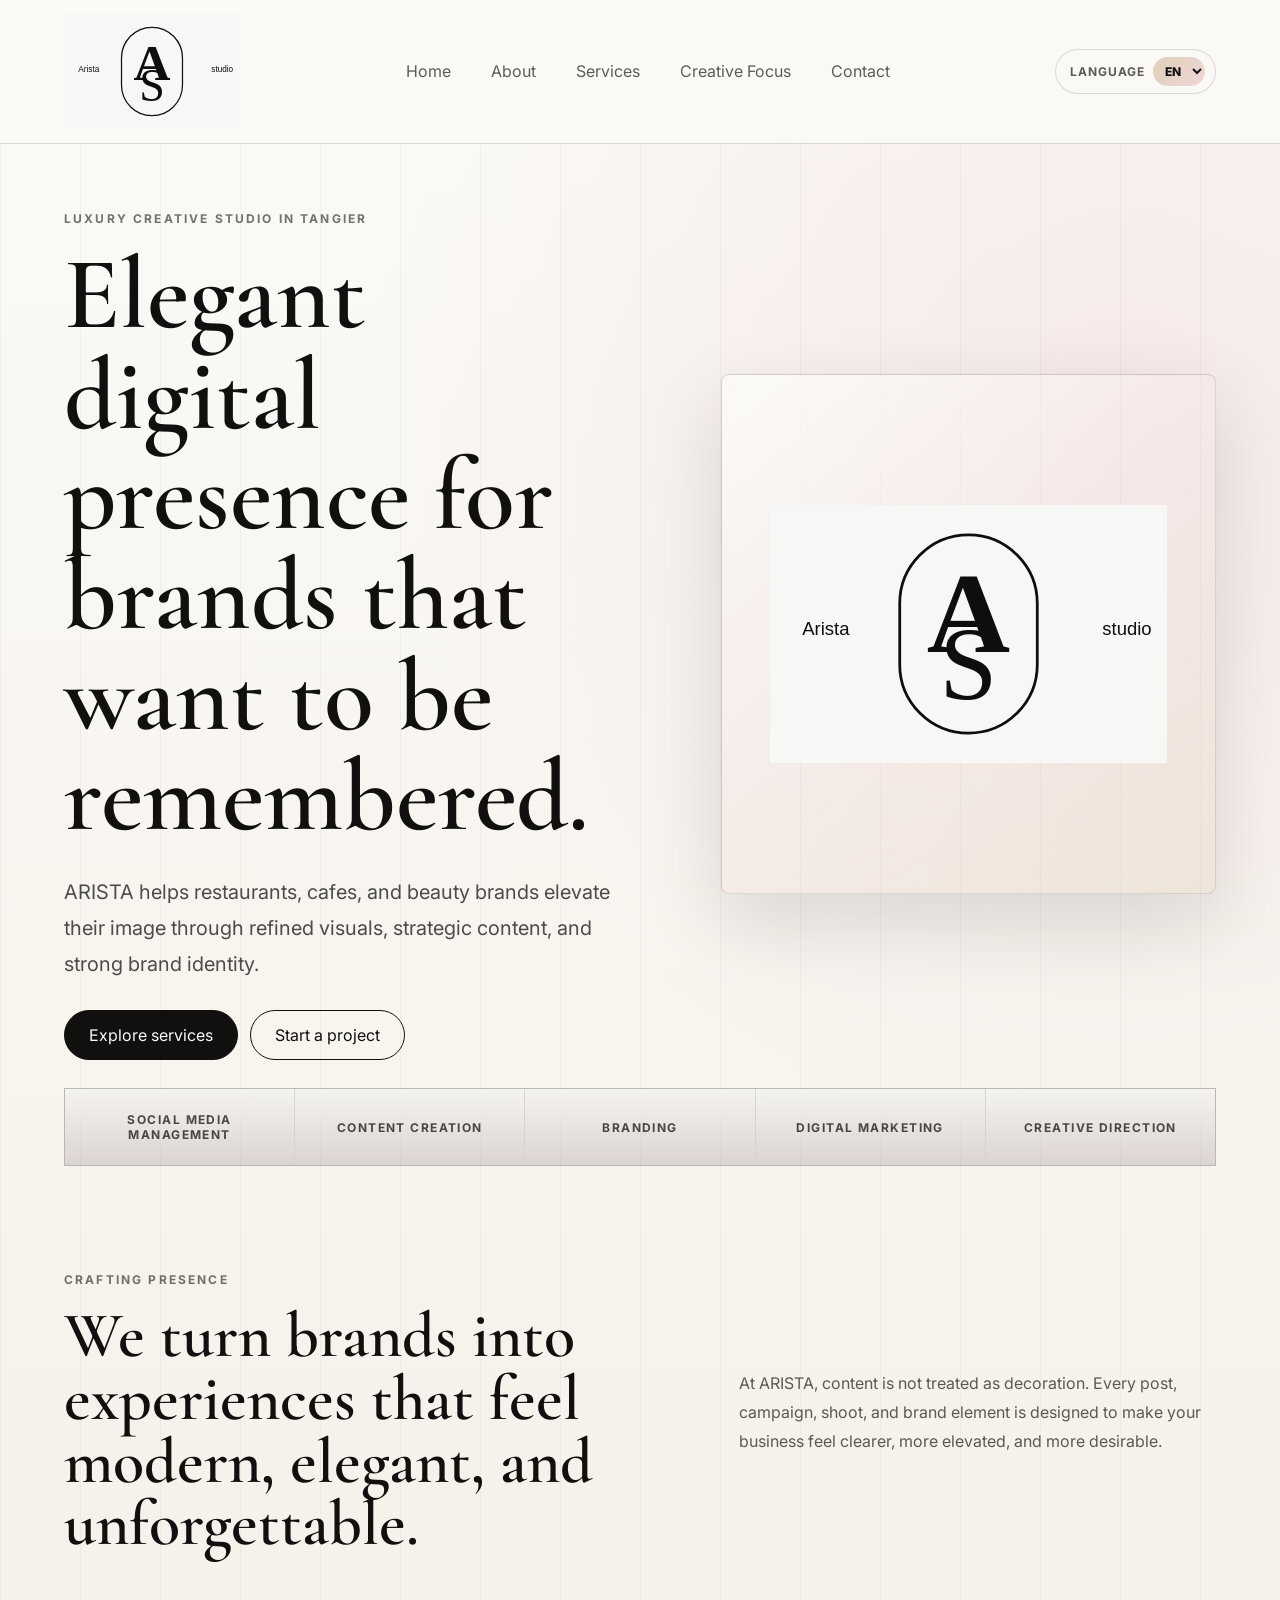
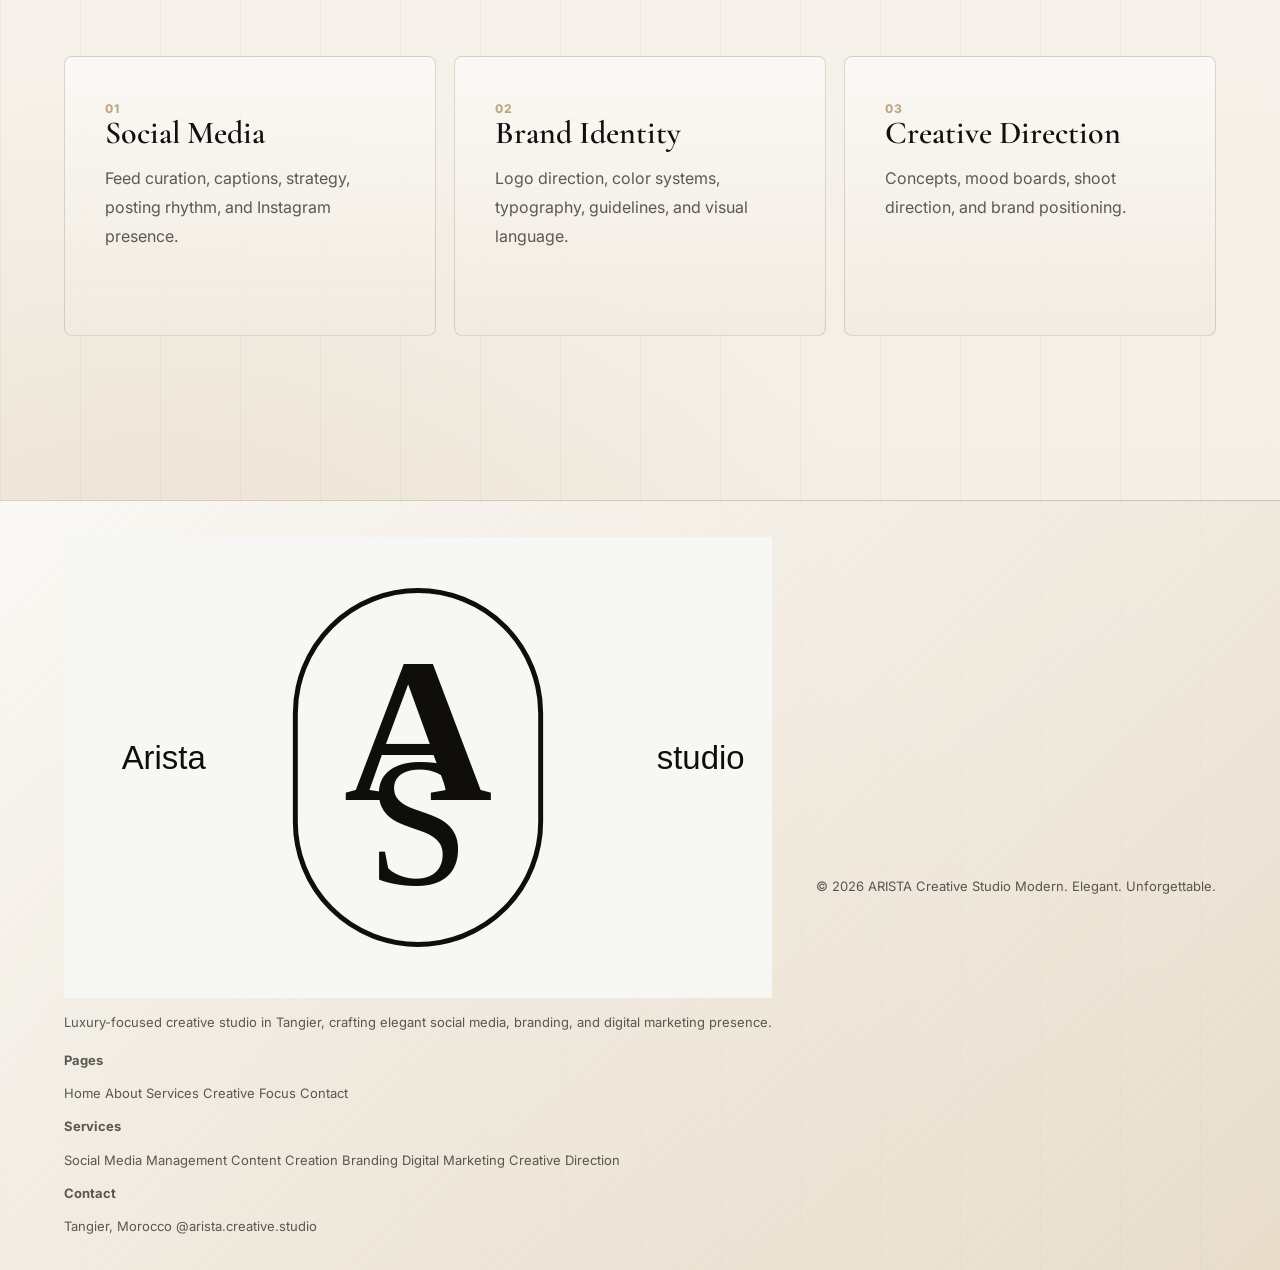
<file: index.html>
<!DOCTYPE html>
<html lang="en">
<head>
  <meta charset="UTF-8">
  <meta name="viewport" content="width=device-width, initial-scale=1.0">
  <title>ARISTA Creative Studio | Tangier</title>
  <meta name="description" content="ARISTA is a luxury-focused creative studio based in Tangier.">

  <!-- Google Tag Manager -->
  <script>(function(w,d,s,l,i){w[l]=w[l]||[];w[l].push({'gtm.start':
  new Date().getTime(),event:'gtm.js'});var f=d.getElementsByTagName(s)[0],
  j=d.createElement(s),dl=l!='dataLayer'?'&l='+l:'';j.async=true;j.src=
  'https://www.googletagmanager.com/gtm.js?id='+i+dl;f.parentNode.insertBefore(j,f);
  })(window,document,'script','dataLayer','GTM-T8ST8JNS');</script>
  <!-- End Google Tag Manager -->

  <!-- Google tag (gtag.js) -->
<script async src="https://www.googletagmanager.com/gtag/js?id=G-62ZRG7E1DP"></script>
<script>
  window.dataLayer = window.dataLayer || [];
  function gtag(){dataLayer.push(arguments);}
  gtag('js', new Date());

  gtag('config', 'G-62ZRG7E1DP');
</script>

  <link rel="preconnect" href="https://fonts.googleapis.com">
  <link rel="preconnect" href="https://fonts.gstatic.com" crossorigin>
  <link href="https://fonts.googleapis.com/css2?family=Cormorant+Garamond:wght@500;600;700&family=Inter:wght@400;500;600;700&display=swap" rel="stylesheet">
  <link rel="stylesheet" href="styles.css">
</head>

<body>
  <!-- Google Tag Manager (noscript) -->
  <noscript><iframe src="https://www.googletagmanager.com/ns.html?id=GTM-T8ST8JNS"
  height="0" width="0" style="display:none;visibility:hidden"></iframe></noscript>
  <!-- End Google Tag Manager (noscript) -->

  <header class="site-header">
    <a class="brand" href="index.html">
      <img src="assets/arista-logo.svg" alt="ARISTA Studio logo">
    </a>

    <nav class="site-nav">
      <a href="index.html" data-i18n="navHome">Home</a>
      <a href="about.html" data-i18n="navAbout">About</a>
      <a href="services.html" data-i18n="navServices">Services</a>
      <a href="work.html" data-i18n="navWork">Creative Focus</a>
      <a href="contact.html" data-i18n="navContact">Contact</a>
    </nav>

    <div class="header-tools">
      <label class="language-switcher" for="language-select">
        <span data-i18n="languageLabel">Language</span>
        <select id="language-select">
          <option value="en">EN</option>
          <option value="fr">FR</option>
          <option value="es">ES</option>
        </select>
      </label>
    </div>
  </header>

  <main>
    <section class="hero">
      <div class="hero-copy">
        <p class="eyebrow" data-i18n="heroEyebrow">Luxury creative studio in Tangier</p>
        <h1 data-i18n="heroTitle">Elegant digital presence for brands that want to be remembered.</h1>
        <p class="lead" data-i18n="heroLead">
          ARISTA helps restaurants, cafes, and beauty brands elevate their image through refined visuals,
          strategic content, and strong brand identity.
        </p>

        <div class="actions">
          <a class="button button-dark" href="services.html" data-i18n="heroServices">Explore services</a>
          <a class="button button-light" href="contact.html" data-i18n="heroProject">Start a project</a>
        </div>
      </div>

      <div class="hero-logo-panel">
        <img src="assets/arista-logo.svg" alt="">
      </div>
    </section>

    <section class="marquee">
      <span data-i18n="serviceSocial">Social Media Management</span>
      <span data-i18n="serviceContent">Content Creation</span>
      <span data-i18n="serviceBranding">Branding</span>
      <span data-i18n="serviceMarketing">Digital Marketing</span>
      <span data-i18n="serviceDirection">Creative Direction</span>
    </section>

    <section class="split-section">
      <div>
        <p class="eyebrow" data-i18n="presenceEyebrow">Crafting presence</p>
        <h2 data-i18n="presenceTitle">We turn brands into experiences that feel modern, elegant, and unforgettable.</h2>
      </div>

      <div class="stacked-copy">
        <p data-i18n="presenceText">
          At ARISTA, content is not treated as decoration. Every post, campaign, shoot,
          and brand element is designed to make your business feel clearer, more elevated,
          and more desirable.
        </p>
      </div>
    </section>

    <section class="preview-grid">
      <article>
        <span>01</span>
        <h3 data-i18n="cardSocialTitle">Social Media</h3>
        <p data-i18n="cardSocialText">Feed curation, captions, strategy, posting rhythm, and Instagram presence.</p>
      </article>

      <article>
        <span>02</span>
        <h3 data-i18n="cardBrandTitle">Brand Identity</h3>
        <p data-i18n="cardBrandText">Logo direction, color systems, typography, guidelines, and visual language.</p>
      </article>

      <article>
        <span>03</span>
        <h3 data-i18n="cardDirectionTitle">Creative Direction</h3>
        <p data-i18n="cardDirectionText">Concepts, mood boards, shoot direction, and brand positioning.</p>
      </article>
    </section>
  </main>

  <footer class="site-footer">
    <div class="footer-grid">
      <div class="footer-brand">
        <img src="assets/arista-logo.svg" alt="ARISTA Studio logo">
        <p data-i18n="footerText">
          Luxury-focused creative studio in Tangier, crafting elegant social media,
          branding, and digital marketing presence.
        </p>
      </div>

      <div class="footer-column">
        <h4 data-i18n="footerPages">Pages</h4>
        <a href="index.html" data-i18n="navHome">Home</a>
        <a href="about.html" data-i18n="navAbout">About</a>
        <a href="services.html" data-i18n="navServices">Services</a>
        <a href="work.html" data-i18n="navWork">Creative Focus</a>
        <a href="contact.html" data-i18n="navContact">Contact</a>
      </div>

      <div class="footer-column">
        <h4 data-i18n="footerServices">Services</h4>
        <span data-i18n="serviceSocial">Social Media Management</span>
        <span data-i18n="serviceContent">Content Creation</span>
        <span data-i18n="serviceBranding">Branding</span>
        <span data-i18n="serviceMarketing">Digital Marketing</span>
        <span data-i18n="serviceDirection">Creative Direction</span>
      </div>

      <div class="footer-column">
        <h4 data-i18n="footerContact">Contact</h4>
        <span>Tangier, Morocco</span>
        <a href="https://www.instagram.com/arista.creative.studio?utm_source=ig_web_button_share_sheet&igsh=ZDNlZDc0MzIxNw==" target="_blank" rel="noreferrer">
          @arista.creative.studio
        </a>
      </div>
    </div>

    <div class="footer-bottom">
      <span>&copy; 2026 ARISTA Creative Studio</span>
      <span data-i18n="footerTagline">Modern. Elegant. Unforgettable.</span>
    </div>
  </footer>

  <script src="script.js"></script>
</body>
</html>
</file>
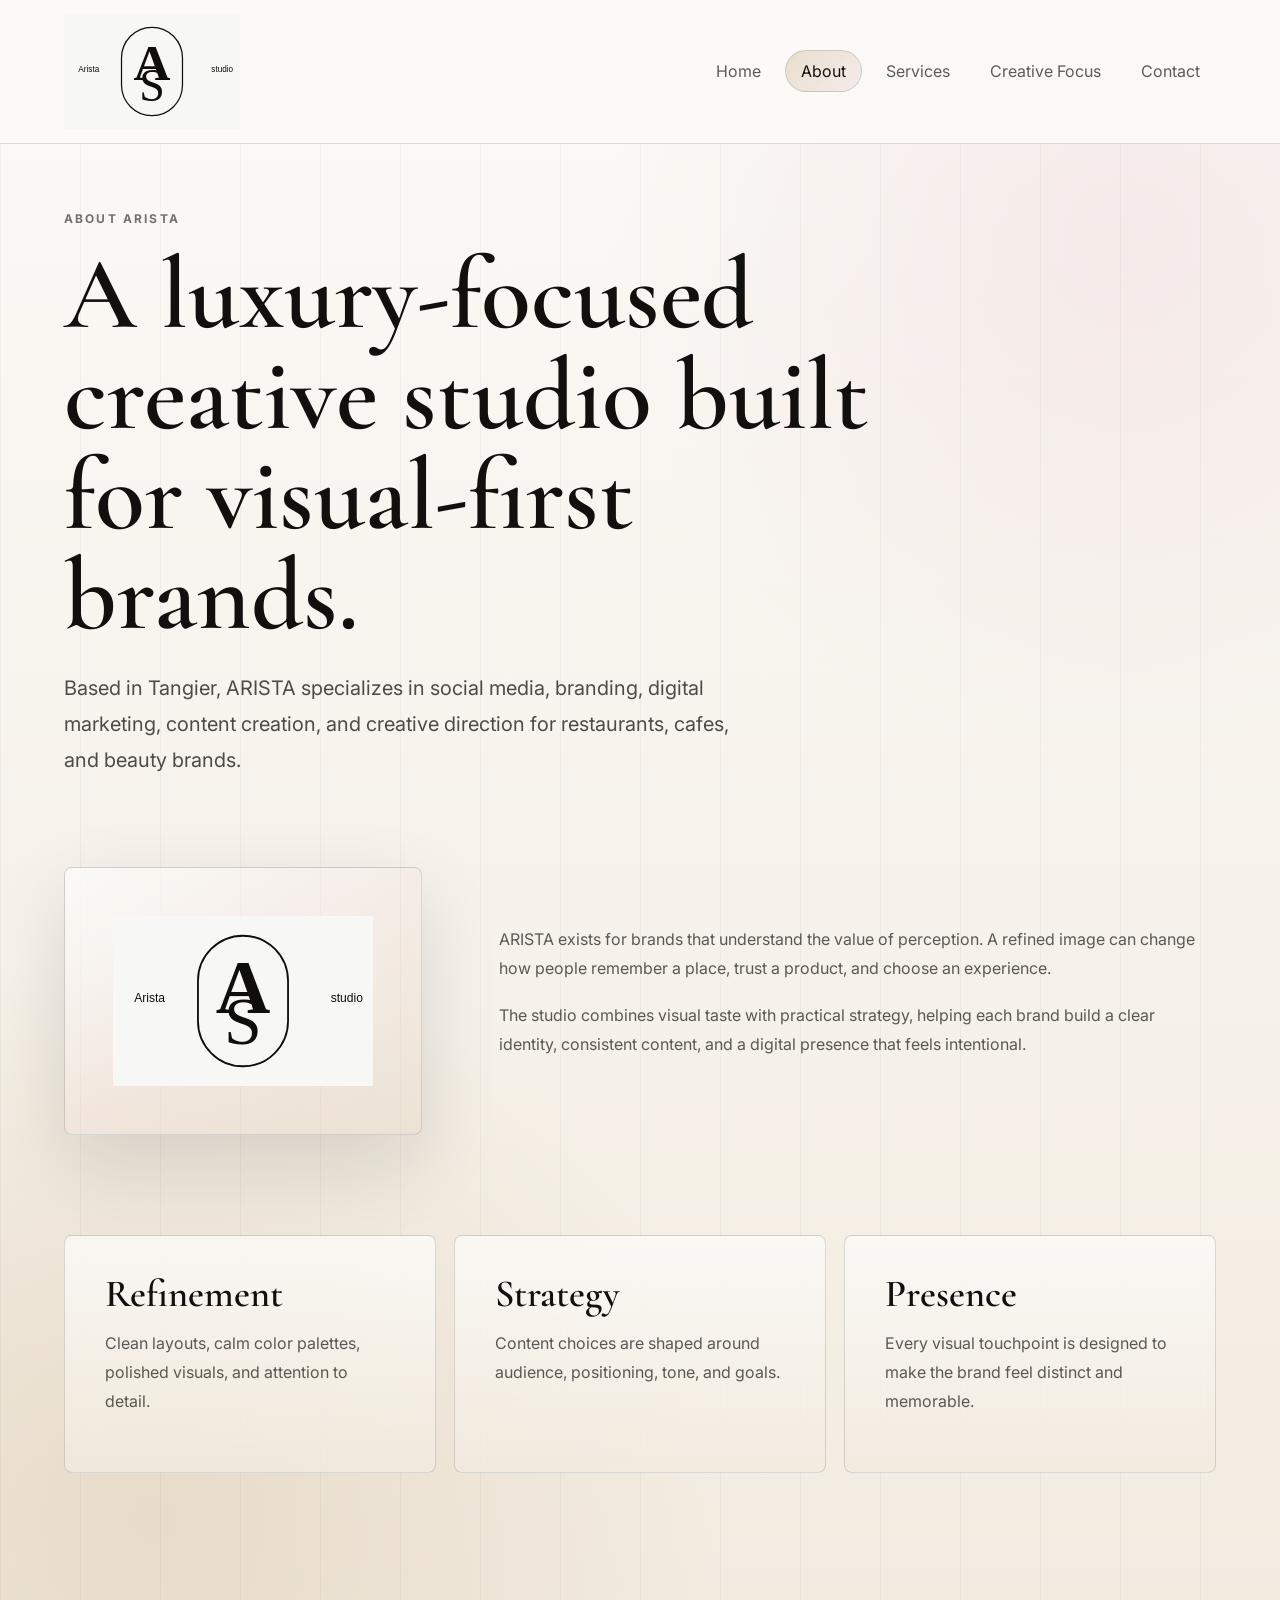
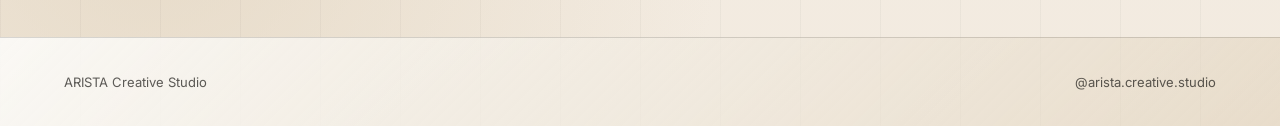
<file: about.html>
<!DOCTYPE html>
<html lang="en">
<head>
  <meta charset="UTF-8">
  <meta name="viewport" content="width=device-width, initial-scale=1.0">
  <title>About | ARISTA Creative Studio</title>

  <!-- Google Tag Manager -->
  <script>(function(w,d,s,l,i){w[l]=w[l]||[];w[l].push({'gtm.start':
  new Date().getTime(),event:'gtm.js'});var f=d.getElementsByTagName(s)[0],
  j=d.createElement(s),dl=l!='dataLayer'?'&l='+l:'';j.async=true;j.src=
  'https://www.googletagmanager.com/gtm.js?id='+i+dl;f.parentNode.insertBefore(j,f);
  })(window,document,'script','dataLayer','GTM-T8ST8JNS');</script>
  <!-- End Google Tag Manager -->

<!-- Google tag (gtag.js) -->
<script async src="https://www.googletagmanager.com/gtag/js?id=G-62ZRG7E1DP"></script>
<script>
  window.dataLayer = window.dataLayer || [];
  function gtag(){dataLayer.push(arguments);}
  gtag('js', new Date());

  gtag('config', 'G-62ZRG7E1DP');
</script>

  <link rel="preconnect" href="https://fonts.googleapis.com">
  <link rel="preconnect" href="https://fonts.gstatic.com" crossorigin>
  <link href="https://fonts.googleapis.com/css2?family=Cormorant+Garamond:wght@500;600;700&family=Inter:wght@400;500;600;700&display=swap" rel="stylesheet">
  <link rel="stylesheet" href="styles.css">
</head>
<body data-current="about">

  <!-- Google Tag Manager (noscript) -->
  <noscript><iframe src="https://www.googletagmanager.com/ns.html?id=GTM-T8ST8JNS"
  height="0" width="0" style="display:none;visibility:hidden"></iframe></noscript>
  <!-- End Google Tag Manager (noscript) -->

  <header class="site-header">
    <a class="brand" href="index.html" aria-label="ARISTA home">
      <img src="assets/arista-logo.svg" alt="ARISTA Studio logo">
    </a>

    <button class="menu-toggle" type="button" aria-label="Open navigation" aria-expanded="false" aria-controls="site-navigation">
      <span></span>
      <span></span>
    </button>

    <nav class="site-nav" id="site-navigation" aria-label="Main navigation">
      <a href="index.html" data-nav="home">Home</a>
      <a href="about.html" data-nav="about">About</a>
      <a href="services.html" data-nav="services">Services</a>
      <a href="work.html" data-nav="work">Creative Focus</a>
      <a href="contact.html" data-nav="contact">Contact</a>
    </nav>
  </header>

  <main>
    <section class="page-hero">
      <p class="eyebrow">About ARISTA</p>
      <h1>A luxury-focused creative studio built for visual-first brands.</h1>
      <p class="lead">
        Based in Tangier, ARISTA specializes in social media, branding, digital marketing,
        content creation, and creative direction for restaurants, cafes, and beauty brands.
      </p>
    </section>

    <section class="about-layout">
      <div class="logo-showcase">
        <img src="assets/arista-logo.svg" alt="ARISTA Studio logo">
      </div>
      <div class="about-copy">
        <p>
          ARISTA exists for brands that understand the value of perception. A refined image
          can change how people remember a place, trust a product, and choose an experience.
        </p>
        <p>
          The studio combines visual taste with practical strategy, helping each brand build
          a clear identity, consistent content, and a digital presence that feels intentional.
        </p>
      </div>
    </section>

    <section class="values-grid">
      <article>
        <h2>Refinement</h2>
        <p>Clean layouts, calm color palettes, polished visuals, and attention to detail.</p>
      </article>
      <article>
        <h2>Strategy</h2>
        <p>Content choices are shaped around audience, positioning, tone, and goals.</p>
      </article>
      <article>
        <h2>Presence</h2>
        <p>Every visual touchpoint is designed to make the brand feel distinct and memorable.</p>
      </article>
    </section>
  </main>

  <footer class="site-footer">
    <span>ARISTA Creative Studio</span>
    <a href="https://www.instagram.com/arista.creative.studio?utm_source=ig_web_button_share_sheet&igsh=ZDNlZDc0MzIxNw==" target="_blank" rel="noreferrer">@arista.creative.studio</a>
  </footer>

  <script src="script.js"></script>
</body>
</html>
</file>
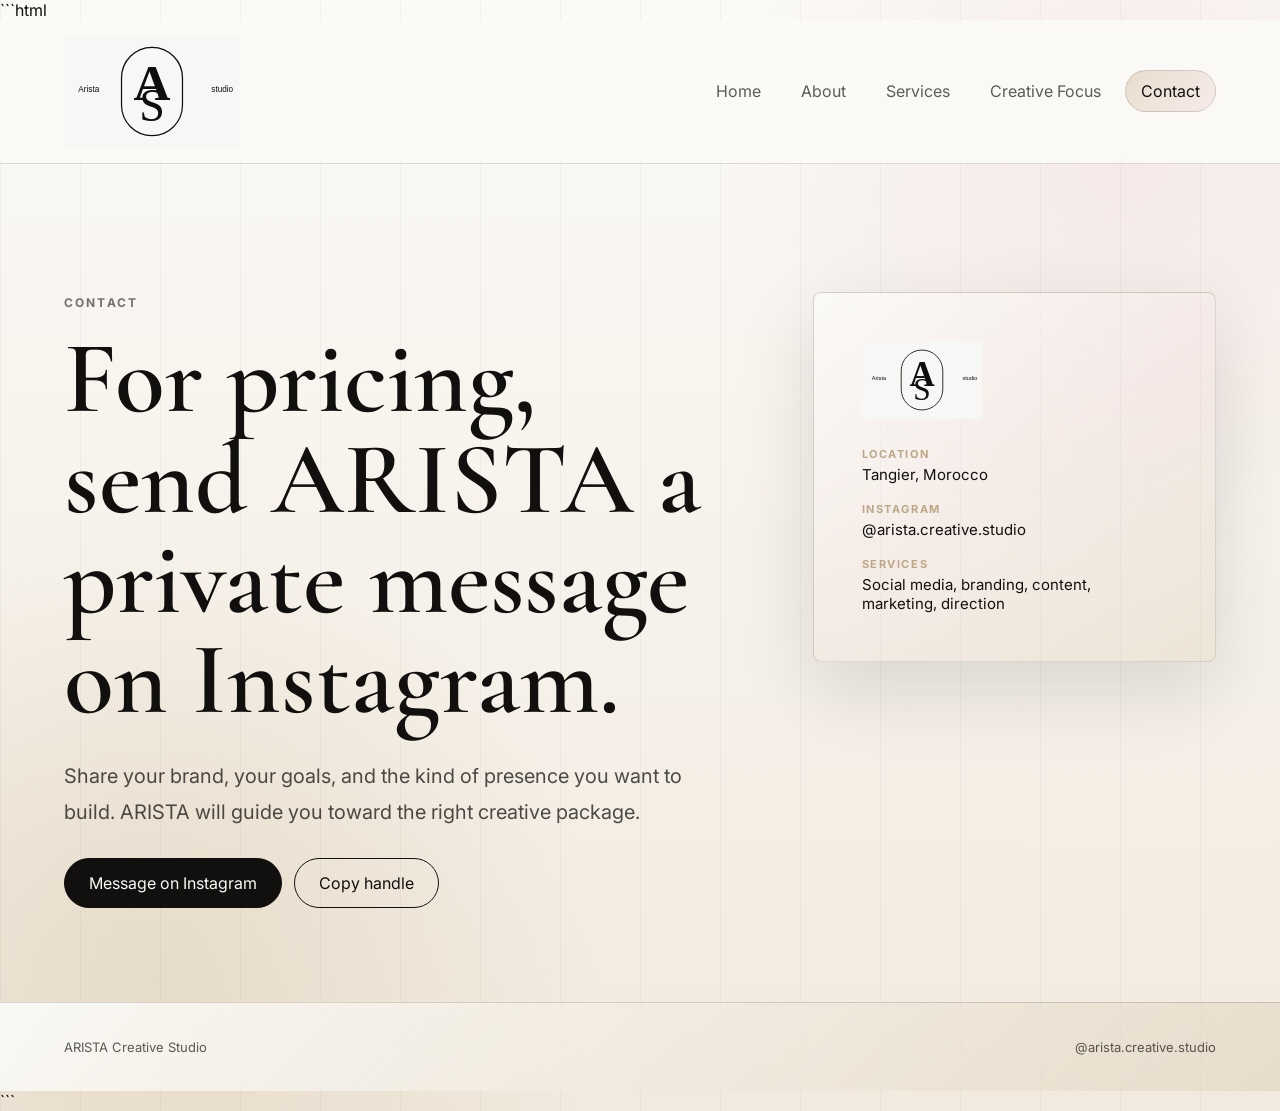
<file: contact.html>
```html
<!DOCTYPE html>
<html lang="en">
<head>
  <meta charset="UTF-8">
  <meta name="viewport" content="width=device-width, initial-scale=1.0">
  <title>Contact | ARISTA Creative Studio</title>

  <!-- Google Tag Manager -->
  <script>(function(w,d,s,l,i){w[l]=w[l]||[];w[l].push({'gtm.start':
  new Date().getTime(),event:'gtm.js'});var f=d.getElementsByTagName(s)[0],
  j=d.createElement(s),dl=l!='dataLayer'?'&l='+l:'';j.async=true;j.src=
  'https://www.googletagmanager.com/gtm.js?id='+i+dl;f.parentNode.insertBefore(j,f);
  })(window,document,'script','dataLayer','GTM-T8ST8JNS');</script>
  <!-- End Google Tag Manager -->

  <!-- Google tag (gtag.js) -->
<script async src="https://www.googletagmanager.com/gtag/js?id=G-62ZRG7E1DP"></script>
<script>
  window.dataLayer = window.dataLayer || [];
  function gtag(){dataLayer.push(arguments);}
  gtag('js', new Date());

  gtag('config', 'G-62ZRG7E1DP');
</script>

  <link rel="preconnect" href="https://fonts.googleapis.com">
  <link rel="preconnect" href="https://fonts.gstatic.com" crossorigin>
  <link href="https://fonts.googleapis.com/css2?family=Cormorant+Garamond:wght@500;600;700&family=Inter:wght@400;500;600;700&display=swap" rel="stylesheet">
  <link rel="stylesheet" href="styles.css">
</head>
<body data-current="contact">

  <!-- Google Tag Manager (noscript) -->
  <noscript><iframe src="https://www.googletagmanager.com/ns.html?id=GTM-T8ST8JNS"
  height="0" width="0" style="display:none;visibility:hidden"></iframe></noscript>
  <!-- End Google Tag Manager (noscript) -->

  <header class="site-header">
    <a class="brand" href="index.html" aria-label="ARISTA home">
      <img src="assets/arista-logo.svg" alt="ARISTA Studio logo">
    </a>

    <button class="menu-toggle" type="button" aria-label="Open navigation" aria-expanded="false" aria-controls="site-navigation">
      <span></span>
      <span></span>
    </button>

    <nav class="site-nav" id="site-navigation" aria-label="Main navigation">
      <a href="index.html" data-nav="home">Home</a>
      <a href="about.html" data-nav="about">About</a>
      <a href="services.html" data-nav="services">Services</a>
      <a href="work.html" data-nav="work">Creative Focus</a>
      <a href="contact.html" data-nav="contact">Contact</a>
    </nav>
  </header>

  <main>
    <section class="contact-hero">
      <div>
        <p class="eyebrow">Contact</p>
        <h1>For pricing, send ARISTA a private message on Instagram.</h1>
        <p class="lead">
          Share your brand, your goals, and the kind of presence you want to build.
          ARISTA will guide you toward the right creative package.
        </p>
        <div class="actions">
          <a class="button button-dark" href="https://www.instagram.com/arista.creative.studio?utm_source=ig_web_button_share_sheet&igsh=ZDNlZDc0MzIxNw==" target="_blank" rel="noreferrer">Message on Instagram</a>
          <button class="button button-light" type="button" data-copy="@arista.creative.studio">Copy handle</button>
        </div>
        <p class="copy-status" aria-live="polite"></p>
      </div>

      <aside class="contact-card">
        <img src="assets/arista-logo.svg" alt="ARISTA Studio logo">
        <dl>
          <div>
            <dt>Location</dt>
            <dd>Tangier, Morocco</dd>
          </div>
          <div>
            <dt>Instagram</dt>
            <dd>@arista.creative.studio</dd>
          </div>
          <div>
            <dt>Services</dt>
            <dd>Social media, branding, content, marketing, direction</dd>
          </div>
        </dl>
      </aside>
    </section>
  </main>

  <footer class="site-footer">
    <span>ARISTA Creative Studio</span>
    <a href="https://www.instagram.com/arista.creative.studio?utm_source=ig_web_button_share_sheet&igsh=ZDNlZDc0MzIxNw==" target="_blank" rel="noreferrer">@arista.creative.studio</a>
  </footer>

  <script src="script.js"></script>
</body>
</html>
```
</file>
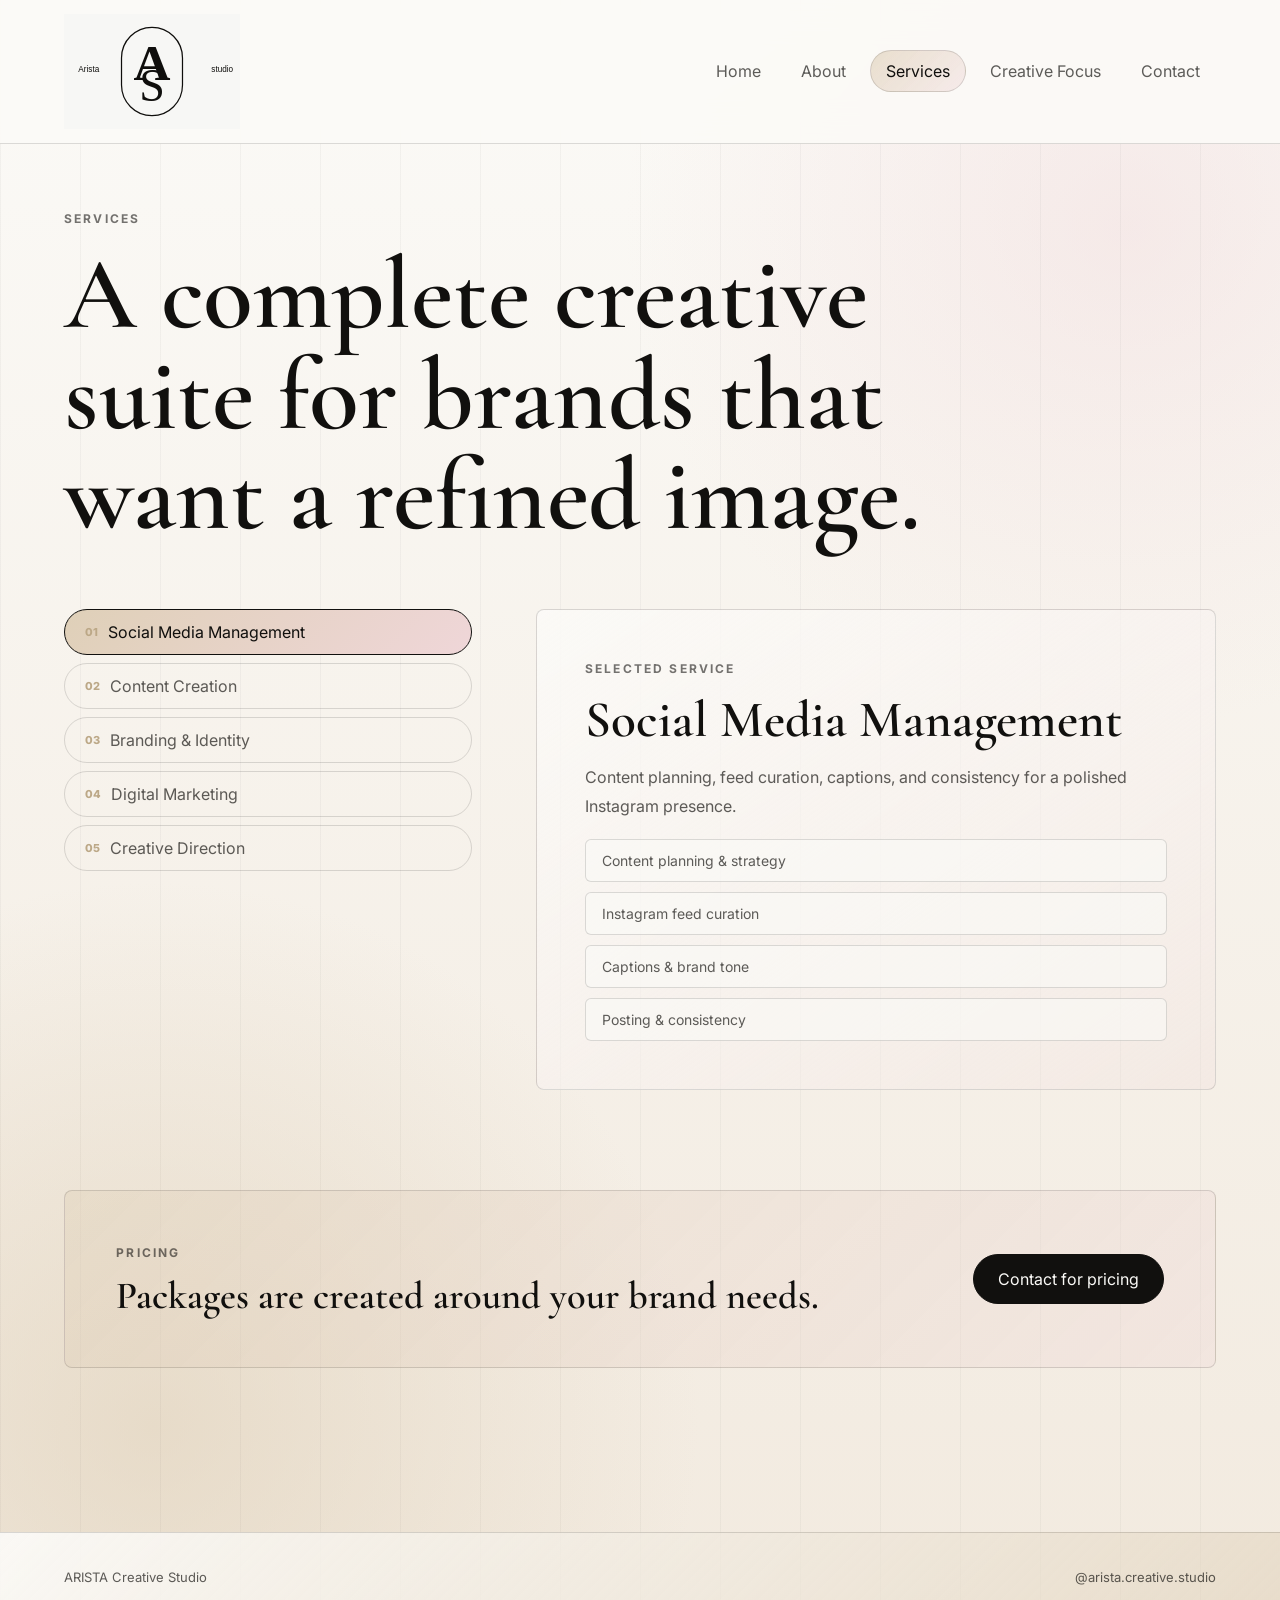
<file: services.html>
<!DOCTYPE html>
<html lang="en">
<head>
  <meta charset="UTF-8">
  <meta name="viewport" content="width=device-width, initial-scale=1.0">
  <title>Services | ARISTA Creative Studio</title>

  <!-- Google Tag Manager -->
  <script>(function(w,d,s,l,i){w[l]=w[l]||[];w[l].push({'gtm.start':
  new Date().getTime(),event:'gtm.js'});var f=d.getElementsByTagName(s)[0],
  j=d.createElement(s),dl=l!='dataLayer'?'&l='+l:'';j.async=true;j.src=
  'https://www.googletagmanager.com/gtm.js?id='+i+dl;f.parentNode.insertBefore(j,f);
  })(window,document,'script','dataLayer','GTM-T8ST8JNS');</script>
  <!-- End Google Tag Manager -->

  <!-- Google tag (gtag.js) -->
<script async src="https://www.googletagmanager.com/gtag/js?id=G-62ZRG7E1DP"></script>
<script>
  window.dataLayer = window.dataLayer || [];
  function gtag(){dataLayer.push(arguments);}
  gtag('js', new Date());

  gtag('config', 'G-62ZRG7E1DP');
</script>

  <link rel="preconnect" href="https://fonts.googleapis.com">
  <link rel="preconnect" href="https://fonts.gstatic.com" crossorigin>
  <link href="https://fonts.googleapis.com/css2?family=Cormorant+Garamond:wght@500;600;700&family=Inter:wght@400;500;600;700&display=swap" rel="stylesheet">
  <link rel="stylesheet" href="styles.css">
</head>
<body data-current="services">

  <!-- Google Tag Manager (noscript) -->
  <noscript><iframe src="https://www.googletagmanager.com/ns.html?id=GTM-T8ST8JNS"
  height="0" width="0" style="display:none;visibility:hidden"></iframe></noscript>
  <!-- End Google Tag Manager (noscript) -->

  <header class="site-header">
    <a class="brand" href="index.html" aria-label="ARISTA home">
      <img src="assets/arista-logo.svg" alt="ARISTA Studio logo">
    </a>

    <button class="menu-toggle" type="button" aria-label="Open navigation" aria-expanded="false" aria-controls="site-navigation">
      <span></span>
      <span></span>
    </button>

    <nav class="site-nav" id="site-navigation" aria-label="Main navigation">
      <a href="index.html" data-nav="home">Home</a>
      <a href="about.html" data-nav="about">About</a>
      <a href="services.html" data-nav="services">Services</a>
      <a href="work.html" data-nav="work">Creative Focus</a>
      <a href="contact.html" data-nav="contact">Contact</a>
    </nav>
  </header>

  <main>
    <section class="page-hero compact">
      <p class="eyebrow">Services</p>
      <h1>A complete creative suite for brands that want a refined image.</h1>
    </section>

    <section class="service-shell">
      <div class="service-tabs" role="tablist" aria-label="ARISTA services">
        <button class="service-tab active" type="button" data-service="social"><span>01</span> Social Media Management</button>
        <button class="service-tab" type="button" data-service="content"><span>02</span> Content Creation</button>
        <button class="service-tab" type="button" data-service="branding"><span>03</span> Branding & Identity</button>
        <button class="service-tab" type="button" data-service="marketing"><span>04</span> Digital Marketing</button>
        <button class="service-tab" type="button" data-service="direction"><span>05</span> Creative Direction</button>
      </div>

      <article class="service-detail" aria-live="polite">
        <p class="eyebrow">Selected service</p>
        <h2 id="service-title">Social Media Management</h2>
        <p id="service-description">
          Content planning, feed curation, captions, and consistency for a polished Instagram presence.
        </p>
        <ul id="service-points">
          <li>Content planning & strategy</li>
          <li>Instagram feed curation</li>
          <li>Captions & brand tone</li>
          <li>Posting & consistency</li>
        </ul>
      </article>
    </section>

    <section class="pricing-note">
      <div>
        <p class="eyebrow">Pricing</p>
        <h2>Packages are created around your brand needs.</h2>
      </div>
      <a class="button button-dark" href="contact.html">Contact for pricing</a>
    </section>
  </main>

  <footer class="site-footer">
    <span>ARISTA Creative Studio</span>
    <a href="https://www.instagram.com/arista.creative.studio?utm_source=ig_web_button_share_sheet&igsh=ZDNlZDc0MzIxNw==" target="_blank" rel="noreferrer">@arista.creative.studio</a>
  </footer>

  <script src="script.js"></script>
</body>
</html>
</html>
</file>
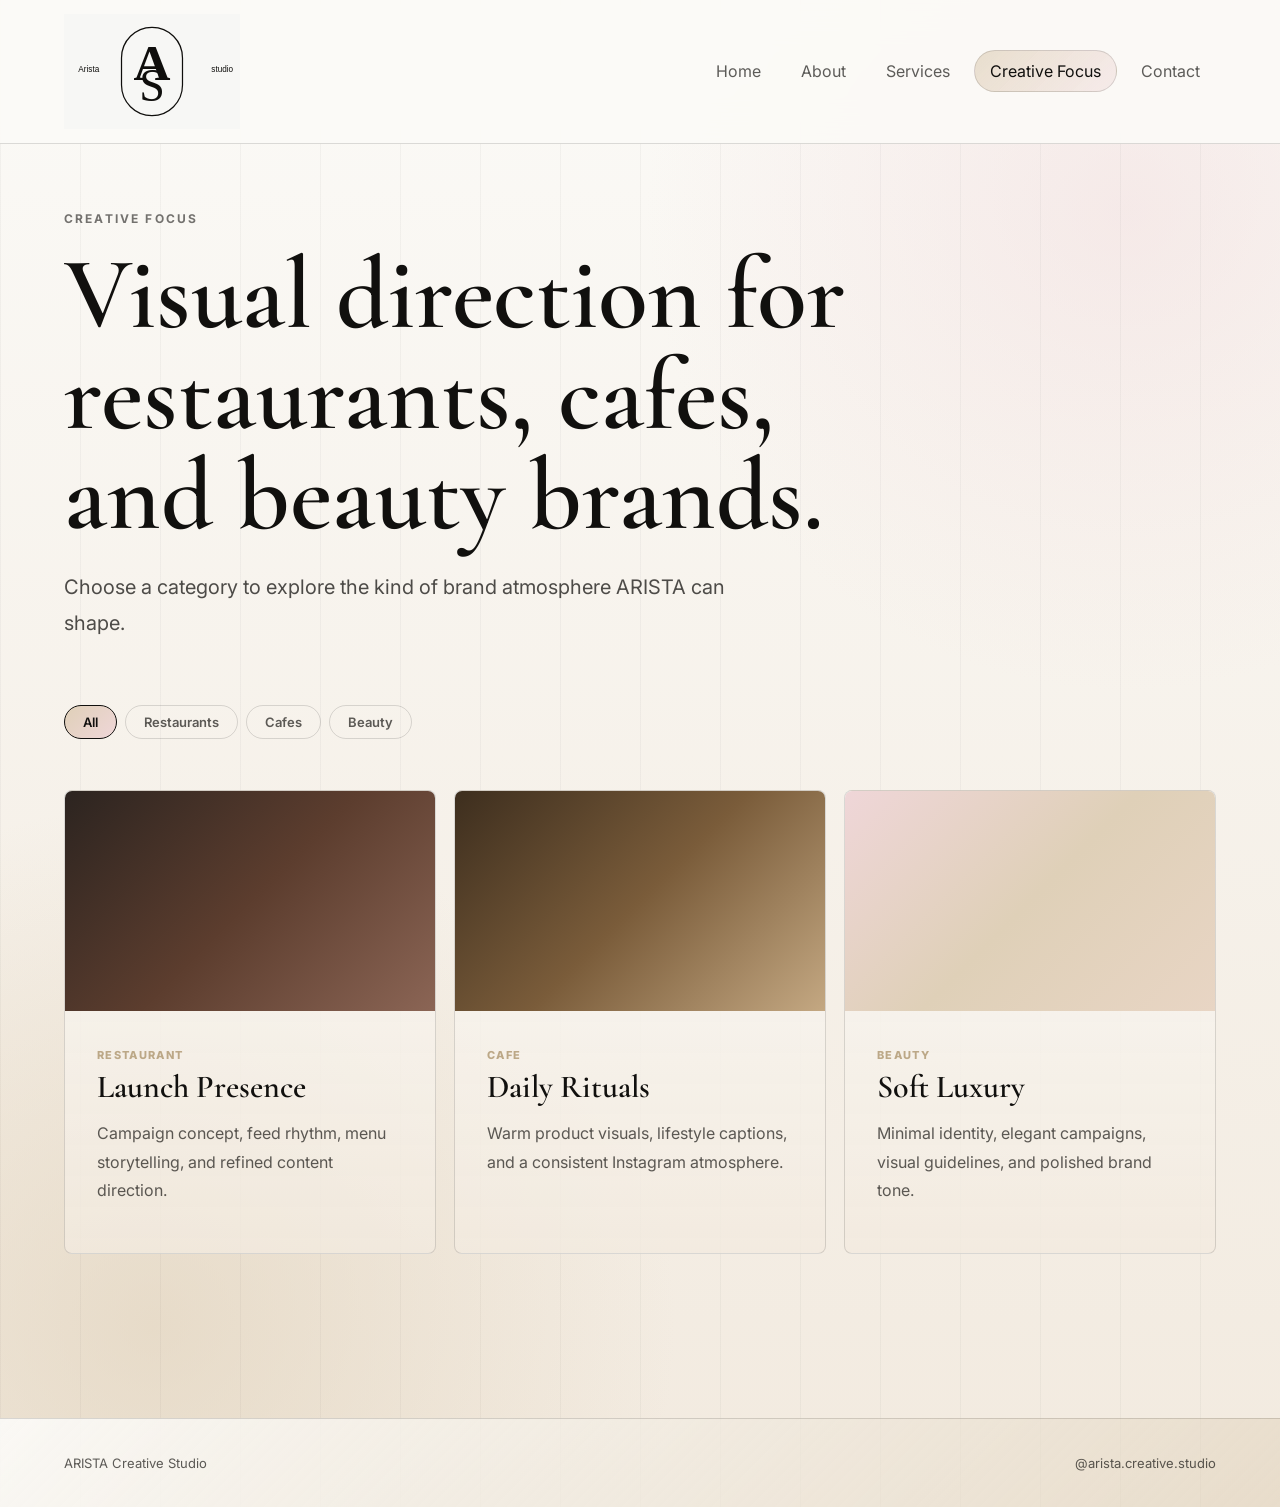
<file: work.html>
<!DOCTYPE html>
<html lang="en">
<head>
  <meta charset="UTF-8">
  <meta name="viewport" content="width=device-width, initial-scale=1.0">
  <title>Creative Focus | ARISTA Creative Studio</title>

  <!-- Google Tag Manager -->
  <script>(function(w,d,s,l,i){w[l]=w[l]||[];w[l].push({'gtm.start':
  new Date().getTime(),event:'gtm.js'});var f=d.getElementsByTagName(s)[0],
  j=d.createElement(s),dl=l!='dataLayer'?'&l='+l:'';j.async=true;j.src=
  'https://www.googletagmanager.com/gtm.js?id='+i+dl;f.parentNode.insertBefore(j,f);
  })(window,document,'script','dataLayer','GTM-T8ST8JNS');</script>
  <!-- End Google Tag Manager -->

  <!-- Google tag (gtag.js) -->
<script async src="https://www.googletagmanager.com/gtag/js?id=G-62ZRG7E1DP"></script>
<script>
  window.dataLayer = window.dataLayer || [];
  function gtag(){dataLayer.push(arguments);}
  gtag('js', new Date());

  gtag('config', 'G-62ZRG7E1DP');
</script>

  <link rel="preconnect" href="https://fonts.googleapis.com">
  <link rel="preconnect" href="https://fonts.gstatic.com" crossorigin>
  <link href="https://fonts.googleapis.com/css2?family=Cormorant+Garamond:wght@500;600;700&family=Inter:wght@400;500;600;700&display=swap" rel="stylesheet">
  <link rel="stylesheet" href="styles.css">
</head>
<body data-current="work">

  <!-- Google Tag Manager (noscript) -->
  <noscript><iframe src="https://www.googletagmanager.com/ns.html?id=GTM-T8ST8JNS"
  height="0" width="0" style="display:none;visibility:hidden"></iframe></noscript>
  <!-- End Google Tag Manager (noscript) -->

  <header class="site-header">
    <a class="brand" href="index.html" aria-label="ARISTA home">
      <img src="assets/arista-logo.svg" alt="ARISTA Studio logo">
    </a>

    <button class="menu-toggle" type="button" aria-label="Open navigation" aria-expanded="false" aria-controls="site-navigation">
      <span></span>
      <span></span>
    </button>

    <nav class="site-nav" id="site-navigation" aria-label="Main navigation">
      <a href="index.html" data-nav="home">Home</a>
      <a href="about.html" data-nav="about">About</a>
      <a href="services.html" data-nav="services">Services</a>
      <a href="work.html" data-nav="work">Creative Focus</a>
      <a href="contact.html" data-nav="contact">Contact</a>
    </nav>
  </header>

  <main>
    <section class="page-hero compact">
      <p class="eyebrow">Creative Focus</p>
      <h1>Visual direction for restaurants, cafes, and beauty brands.</h1>
      <p class="lead">Choose a category to explore the kind of brand atmosphere ARISTA can shape.</p>
    </section>

    <section class="filter-bar" aria-label="Creative focus filters">
      <button class="filter active" type="button" data-filter="all">All</button>
      <button class="filter" type="button" data-filter="restaurant">Restaurants</button>
      <button class="filter" type="button" data-filter="cafe">Cafes</button>
      <button class="filter" type="button" data-filter="beauty">Beauty</button>
    </section>

    <section class="work-grid">
      <article class="work-card" data-category="restaurant">
        <div class="work-art restaurant" aria-hidden="true"></div>
        <div>
          <span>Restaurant</span>
          <h2>Launch Presence</h2>
          <p>Campaign concept, feed rhythm, menu storytelling, and refined content direction.</p>
        </div>
      </article>
      <article class="work-card" data-category="cafe">
        <div class="work-art cafe" aria-hidden="true"></div>
        <div>
          <span>Cafe</span>
          <h2>Daily Rituals</h2>
          <p>Warm product visuals, lifestyle captions, and a consistent Instagram atmosphere.</p>
        </div>
      </article>
      <article class="work-card" data-category="beauty">
        <div class="work-art beauty" aria-hidden="true"></div>
        <div>
          <span>Beauty</span>
          <h2>Soft Luxury</h2>
          <p>Minimal identity, elegant campaigns, visual guidelines, and polished brand tone.</p>
        </div>
      </article>
    </section>
  </main>

  <footer class="site-footer">
    <span>ARISTA Creative Studio</span>
    <a href="https://www.instagram.com/arista.creative.studio?utm_source=ig_web_button_share_sheet&igsh=ZDNlZDc0MzIxNw==" target="_blank" rel="noreferrer">@arista.creative.studio</a>
  </footer>

  <script src="script.js"></script>
</body>
</html>
</file>
<file: styles.css>
:root {
  --white: #fbfaf7;
  --cream: #f2eadf;
  --beige: #dfd0b8;
  --beige-deep: #bca887;
  --pastel-pink: #efd6d8;
  --pastel-pink-soft: rgba(239, 214, 216, 0.42);
  --black: #11100e;
  --muted: rgba(17, 16, 14, 0.68);
  --line: rgba(17, 16, 14, 0.14);
  --shadow: 0 28px 80px rgba(17, 16, 14, 0.12);
}

* {
  box-sizing: border-box;
}

html {
  scroll-behavior: smooth;
}

body {
  margin: 0;
  min-height: 100vh;
  color: var(--black);
  background:
    linear-gradient(90deg, rgba(17, 16, 14, 0.035) 1px, transparent 1px),
    radial-gradient(circle at 88% 14%, var(--pastel-pink-soft), transparent 28%),
    radial-gradient(circle at 12% 88%, rgba(223, 208, 184, 0.6), transparent 30%),
    linear-gradient(180deg, var(--white), var(--cream));
  background-size: 80px 80px, auto, auto, auto;
  font-family: "Inter", Arial, sans-serif;
}

img {
  display: block;
  max-width: 100%;
}

a {
  color: inherit;
  text-decoration: none;
}

button,
a,
input,
select {
  font: inherit;
}

.site-header {
  position: sticky;
  top: 0;
  z-index: 50;
  display: flex;
  align-items: center;
  justify-content: space-between;
  gap: 18px;
  min-height: 86px;
  padding: 14px clamp(18px, 5vw, 72px);
  border-bottom: 1px solid var(--line);
  background: rgba(251, 250, 247, 0.92);
  backdrop-filter: blur(18px);
}

.brand {
  width: 176px;
  flex: 0 0 auto;
}

.site-nav,
.header-tools {
  display: flex;
  align-items: center;
  gap: 8px;
}

.site-nav a {
  border: 1px solid transparent;
  border-radius: 999px;
  padding: 10px 15px;
  color: var(--muted);
  transition: 180ms ease;
}

.site-nav a:hover,
.site-nav a.active {
  border-color: var(--line);
  color: var(--black);
  background: linear-gradient(135deg, rgba(223, 208, 184, 0.66), var(--pastel-pink-soft));
}

.language-switcher {
  display: inline-flex;
  align-items: center;
  gap: 8px;
  border: 1px solid var(--line);
  border-radius: 999px;
  padding: 7px 10px 7px 14px;
  background: rgba(251, 250, 247, 0.72);
  color: var(--muted);
  font-size: 12px;
  font-weight: 700;
  letter-spacing: 0.08em;
  text-transform: uppercase;
}

.language-switcher select {
  border: 0;
  border-radius: 999px;
  padding: 6px 8px;
  color: var(--black);
  background: linear-gradient(135deg, var(--beige), var(--pastel-pink));
  cursor: pointer;
  font-weight: 800;
}

main {
  padding: clamp(28px, 5vw, 72px);
}

.hero {
  display: grid;
  grid-template-columns: minmax(0, 1.08fr) minmax(320px, 0.92fr);
  gap: clamp(34px, 6vw, 90px);
  align-items: center;
  min-height: calc(100vh - 196px);
}

.eyebrow {
  margin: 0 0 15px;
  color: rgba(17, 16, 14, 0.58);
  font-size: 12px;
  font-weight: 700;
  letter-spacing: 0.18em;
  text-transform: uppercase;
}

h1,
h2,
h3 {
  margin: 0;
  font-family: "Cormorant Garamond", Georgia, serif;
  font-weight: 600;
  line-height: 0.98;
}

h1 {
  max-width: 900px;
  font-size: clamp(52px, 8vw, 112px);
}

h2 {
  max-width: 780px;
  font-size: clamp(36px, 5vw, 72px);
}

h3 {
  font-size: 32px;
}

p {
  color: var(--muted);
  line-height: 1.8;
}

.lead {
  max-width: 680px;
  margin: 28px 0;
  color: rgba(17, 16, 14, 0.74);
  font-size: clamp(17px, 2vw, 20px);
}

.actions {
  display: flex;
  flex-wrap: wrap;
  gap: 12px;
  align-items: center;
}

.button,
.service-tab,
.filter,
.menu-toggle {
  border-radius: 999px;
}

.button {
  display: inline-flex;
  align-items: center;
  justify-content: center;
  min-height: 50px;
  border: 1px solid var(--black);
  border-radius: 999px;
  padding: 0 24px;
  cursor: pointer;
  transition: 180ms ease;
}

.button:hover {
  transform: translateY(-2px);
}

.button-dark {
  color: var(--white);
  background: var(--black);
}

.button-light {
  color: var(--black);
  background: transparent;
}

.button-light:hover {
  background: linear-gradient(135deg, var(--beige), var(--pastel-pink));
}

.service-tab {
  display: inline-flex;
  align-items: center;
  gap: 10px;
  border: 1px solid var(--line);
  border-radius: 999px;
  padding: 12px 20px;
  background: transparent;
  color: var(--muted);
  cursor: pointer;
  transition: 180ms ease;
}

.service-tab:hover,
.service-tab.active {
  border-color: var(--black);
  color: var(--black);
  background: linear-gradient(135deg, var(--beige), var(--pastel-pink));
}

.filter {
  display: inline-flex;
  align-items: center;
  border: 1px solid var(--line);
  border-radius: 999px;
  padding: 8px 18px;
  background: transparent;
  color: var(--muted);
  font-size: 13px;
  font-weight: 600;
  cursor: pointer;
  transition: 180ms ease;
}

.filter:hover,
.filter.active {
  border-color: var(--black);
  color: var(--black);
  background: linear-gradient(135deg, var(--beige), var(--pastel-pink));
}

.menu-toggle {
  display: none;
  flex-direction: column;
  justify-content: center;
  align-items: center;
  gap: 5px;
  width: 44px;
  height: 44px;
  border: 1px solid var(--line);
  border-radius: 999px;
  background: transparent;
  cursor: pointer;
}

.menu-toggle span {
  display: block;
  width: 20px;
  height: 2px;
  background: var(--black);
  transition: 180ms ease;
}

.hero-logo-panel {
  display: grid;
  place-items: center;
  min-height: 520px;
  padding: clamp(24px, 4vw, 48px);
  border: 1px solid var(--line);
  border-radius: 8px;
  background: linear-gradient(145deg, rgba(251, 250, 247, 0.9), rgba(239, 214, 216, 0.2), rgba(223, 208, 184, 0.35));
  box-shadow: var(--shadow);
}

.hero-logo-panel img {
  width: min(100%, 560px);
}

.marquee {
  display: grid;
  grid-template-columns: repeat(5, 1fr);
  gap: 1px;
  margin: 28px 0 clamp(52px, 8vw, 104px);
  border: 1px solid var(--line);
  background: var(--line);
}

.marquee span {
  display: grid;
  min-height: 76px;
  place-items: center;
  padding: 18px;
  background: linear-gradient(180deg, rgba(251, 250, 247, 0.82), rgba(239, 214, 216, 0.22));
  color: rgba(17, 16, 14, 0.74);
  text-align: center;
  font-size: 12px;
  font-weight: 700;
  letter-spacing: 0.12em;
  text-transform: uppercase;
}

.split-section {
  display: grid;
  grid-template-columns: minmax(0, 1fr) minmax(300px, 0.78fr);
  gap: clamp(28px, 5vw, 70px);
  align-items: center;
  margin-bottom: clamp(52px, 8vw, 100px);
}

.stacked-copy {
  max-width: 560px;
}

.preview-grid {
  display: grid;
  grid-template-columns: repeat(3, 1fr);
  gap: 18px;
  margin-bottom: clamp(52px, 8vw, 100px);
}

.preview-grid article {
  min-height: 280px;
  padding: clamp(22px, 4vw, 40px);
  border: 1px solid var(--line);
  border-radius: 8px;
  background: linear-gradient(180deg, rgba(251, 250, 247, 0.84), rgba(242, 234, 223, 0.78));
}

.preview-grid span {
  color: var(--beige-deep);
  font-size: 12px;
  font-weight: 800;
  letter-spacing: 0.12em;
}

/* ── Page hero ── */
.page-hero {
  max-width: 860px;
  margin-bottom: clamp(48px, 7vw, 96px);
}

.page-hero.compact {
  margin-bottom: clamp(32px, 5vw, 64px);
}

.page-hero .lead {
  margin-top: 24px;
}

/* ── Contact page ── */
.contact-hero {
  display: grid;
  grid-template-columns: minmax(0, 1fr) minmax(280px, 0.6fr);
  gap: clamp(34px, 6vw, 90px);
  align-items: start;
  min-height: calc(100vh - 196px);
  padding-top: clamp(28px, 5vw, 64px);
}

.contact-card {
  border: 1px solid var(--line);
  border-radius: 8px;
  padding: clamp(24px, 4vw, 48px);
  background: linear-gradient(145deg, rgba(251, 250, 247, 0.9), rgba(239, 214, 216, 0.2), rgba(223, 208, 184, 0.35));
  box-shadow: var(--shadow);
}

.contact-card img {
  width: 120px;
  margin-bottom: 28px;
}

.contact-card dl {
  margin: 0;
  display: grid;
  gap: 18px;
}

.contact-card dt {
  font-size: 11px;
  font-weight: 700;
  letter-spacing: 0.14em;
  text-transform: uppercase;
  color: var(--beige-deep);
  margin-bottom: 4px;
}

.contact-card dd {
  margin: 0;
  color: var(--black);
  font-size: 15px;
}

.copy-status {
  margin: 10px 0 0;
  font-size: 13px;
  min-height: 20px;
  color: var(--beige-deep);
}

/* ── About page ── */
.about-layout {
  display: grid;
  grid-template-columns: minmax(200px, 0.5fr) minmax(0, 1fr);
  gap: clamp(34px, 6vw, 90px);
  align-items: center;
  margin-bottom: clamp(52px, 8vw, 100px);
}

.logo-showcase {
  display: grid;
  place-items: center;
  padding: clamp(24px, 4vw, 48px);
  border: 1px solid var(--line);
  border-radius: 8px;
  background: linear-gradient(145deg, rgba(251, 250, 247, 0.9), rgba(239, 214, 216, 0.2), rgba(223, 208, 184, 0.35));
  box-shadow: var(--shadow);
}

.logo-showcase img {
  width: min(100%, 280px);
}

.about-copy p {
  margin: 0 0 18px;
}

.values-grid {
  display: grid;
  grid-template-columns: repeat(3, 1fr);
  gap: 18px;
  margin-bottom: clamp(52px, 8vw, 100px);
}

.values-grid article {
  padding: clamp(22px, 4vw, 40px);
  border: 1px solid var(--line);
  border-radius: 8px;
  background: linear-gradient(180deg, rgba(251, 250, 247, 0.84), rgba(242, 234, 223, 0.78));
}

.values-grid h2 {
  font-size: clamp(28px, 3vw, 42px);
  margin-bottom: 14px;
}

/* ── Services page ── */
.service-shell {
  display: grid;
  grid-template-columns: minmax(220px, 0.6fr) minmax(0, 1fr);
  gap: clamp(28px, 5vw, 64px);
  align-items: start;
  margin-bottom: clamp(52px, 8vw, 100px);
}

.service-tabs {
  display: grid;
  gap: 8px;
}

.service-tab span {
  color: var(--beige-deep);
  font-size: 11px;
  font-weight: 800;
}

.service-detail {
  padding: clamp(24px, 4vw, 48px);
  border: 1px solid var(--line);
  border-radius: 8px;
  background: linear-gradient(145deg, rgba(251, 250, 247, 0.9), rgba(239, 214, 216, 0.2));
}

.service-detail h2 {
  margin: 12px 0 18px;
  font-size: clamp(28px, 4vw, 52px);
}

.service-detail ul {
  margin: 18px 0 0;
  padding: 0;
  list-style: none;
  display: grid;
  gap: 10px;
}

.service-detail ul li {
  padding: 12px 16px;
  border: 1px solid var(--line);
  border-radius: 6px;
  font-size: 14px;
  color: var(--muted);
  background: rgba(251, 250, 247, 0.6);
}

.pricing-note {
  display: flex;
  align-items: center;
  justify-content: space-between;
  gap: 28px;
  flex-wrap: wrap;
  padding: clamp(28px, 4vw, 52px);
  border: 1px solid var(--line);
  border-radius: 8px;
  background: linear-gradient(135deg, rgba(223, 208, 184, 0.4), rgba(239, 214, 216, 0.3));
  margin-bottom: clamp(52px, 8vw, 100px);
}

.pricing-note h2 {
  font-size: clamp(24px, 3vw, 40px);
  margin-top: 10px;
}

/* ── Work page ── */
.filter-bar {
  display: flex;
  flex-wrap: wrap;
  gap: 8px;
  margin-bottom: clamp(28px, 4vw, 52px);
}

.work-grid {
  display: grid;
  grid-template-columns: repeat(3, 1fr);
  gap: 18px;
  margin-bottom: clamp(52px, 8vw, 100px);
}

.work-card {
  border: 1px solid var(--line);
  border-radius: 8px;
  overflow: hidden;
  background: linear-gradient(180deg, rgba(251, 250, 247, 0.84), rgba(242, 234, 223, 0.78));
  transition: 180ms ease;
}

.work-card:hover {
  transform: translateY(-4px);
  box-shadow: var(--shadow);
}

.work-card > div:last-child {
  padding: clamp(18px, 3vw, 32px);
}

.work-card span {
  color: var(--beige-deep);
  font-size: 11px;
  font-weight: 800;
  letter-spacing: 0.12em;
  text-transform: uppercase;
}

.work-card h2 {
  font-size: clamp(22px, 2.5vw, 34px);
  margin: 8px 0 10px;
}

.work-art {
  height: 220px;
}

.work-art.restaurant {
  background: linear-gradient(135deg, #2c2420, #5c3d2e, #8b6555);
}

.work-art.cafe {
  background: linear-gradient(135deg, #3d2e1e, #7a5c3a, #c4a882);
}

.work-art.beauty {
  background: linear-gradient(135deg, var(--pastel-pink), var(--beige), #e8d5c4);
}

.work-card[hidden] {
  display: none;
}

/* ── Footer ── */
.site-footer {
  display: flex;
  align-items: center;
  justify-content: space-between;
  gap: 18px;
  padding: clamp(20px, 3vw, 36px) clamp(18px, 5vw, 72px);
  border-top: 1px solid var(--line);
  background: linear-gradient(135deg, rgba(251, 250, 247, 0.94), rgba(223, 208, 184, 0.52));
  font-size: 13px;
  color: var(--muted);
}

/* ── Responsive ── */
@media (max-width: 960px) {
  .site-header {
    align-items: flex-start;
    flex-wrap: wrap;
    position: relative;
  }

  .menu-toggle {
    display: flex;
    margin-left: auto;
  }

  .site-nav {
    width: 100%;
    flex-direction: column;
    align-items: flex-start;
    gap: 4px;
    max-height: 0;
    overflow: hidden;
    transition: max-height 320ms ease;
  }

  .site-nav.open {
    max-height: 400px;
  }

  .hero,
  .split-section,
  .contact-hero,
  .about-layout,
  .service-shell {
    grid-template-columns: 1fr;
  }

  .marquee,
  .preview-grid,
  .footer-grid,
  .values-grid,
  .work-grid {
    grid-template-columns: 1fr;
  }

  .hero-logo-panel {
    min-height: 360px;
  }

  .pricing-note {
    flex-direction: column;
    align-items: flex-start;
  }
}

@media (max-width: 560px) {
  main {
    padding: 24px 16px;
  }

  .site-header {
    padding-inline: 16px;
  }

  .brand {
    width: 128px;
  }

  h1 {
    font-size: 46px;
  }

  h2 {
    font-size: 36px;
  }

  .button {
    width: 100%;
  }

  .footer-bottom {
    flex-direction: column;
  }
}
</file>
